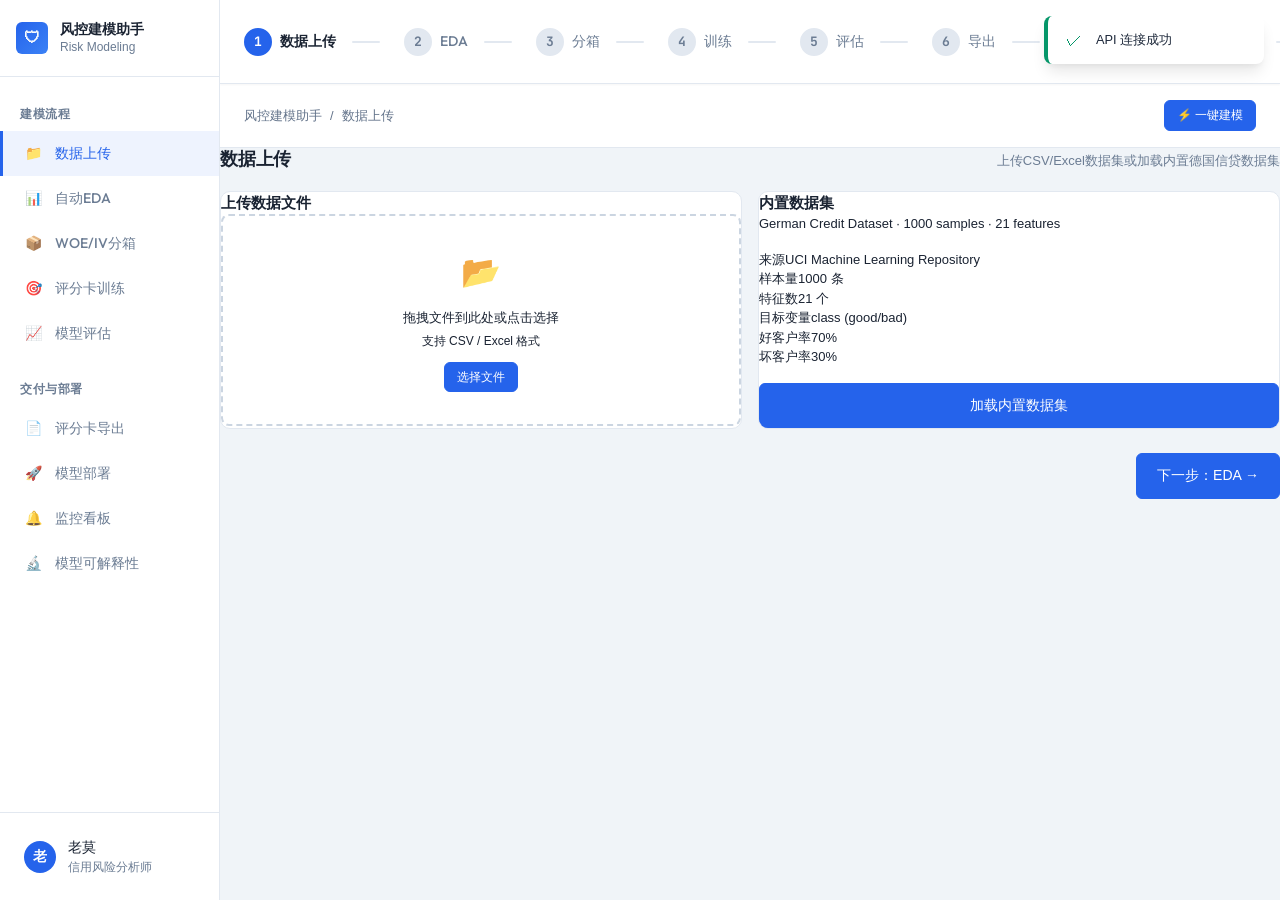
<file: docs/index.html>
﻿<!DOCTYPE html>
<html lang="zh-CN">
<head>
<meta charset="UTF-8">
<meta name="viewport" content="width=device-width, initial-scale=1.0">
<title>风控建模助手 - 0代码评分卡开发平台</title>
<link rel="preconnect" href="https://fonts.googleapis.com">
<link rel="preconnect" href="https://fonts.gstatic.com" crossorigin>
<link href="https://fonts.googleapis.com/css2?family=Outfit:wght@500;600;700&family=JetBrains+Mono:wght@500;700&display=swap" rel="stylesheet">
<link rel="stylesheet" href="styles.css">
</head>
<body>
<div class="app-shell">

<!-- ===== Sidebar ===== -->
<aside class="sidebar">
  <div class="sidebar-header"><div class="sidebar-logo">🛡</div><div class="sidebar-title">风控建模助手<span class="sidebar-subtitle">Risk Modeling</span></div></div>
  <nav class="sidebar-nav">
    <div class="sidebar-section">
      <div class="sidebar-section-label">建模流程</div>
      <div class="nav-item active" data-screen="upload">
        <span class="nav-item-icon">📁</span><span class="nav-item-label">数据上传</span>
      </div>
      <div class="nav-item" data-screen="eda">
        <span class="nav-item-icon">📊</span><span class="nav-item-label">自动EDA</span>
      </div>
      <div class="nav-item" data-screen="binning">
        <span class="nav-item-icon">📦</span><span class="nav-item-label">WOE/IV分箱</span>
      </div>
      <div class="nav-item" data-screen="training">
        <span class="nav-item-icon">🎯</span><span class="nav-item-label">评分卡训练</span>
      </div>
      <div class="nav-item" data-screen="evaluation">
        <span class="nav-item-icon">📈</span><span class="nav-item-label">模型评估</span>
      </div>
    </div>
    <div class="sidebar-section">
      <div class="sidebar-section-label">交付与部署</div>
      <div class="nav-item" data-screen="export">
        <span class="nav-item-icon">📄</span><span class="nav-item-label">评分卡导出</span>
      </div>
      <div class="nav-item" data-screen="deploy">
        <span class="nav-item-icon">🚀</span><span class="nav-item-label">模型部署</span>
      </div>
      <div class="nav-item" data-screen="monitor">
        <span class="nav-item-icon">🔔</span><span class="nav-item-label">监控看板</span>
      </div>
      <div class="nav-item" data-screen="explain">
        <span class="nav-item-icon">🔬</span><span class="nav-item-label">模型可解释性</span>
      </div>
    </div>
  </nav>
  <div class="sidebar-footer">
    <div class="sidebar-user"><div class="sidebar-user-avatar">老</div><div class="sidebar-user-info"><div class="sidebar-user-name">老莫</div><div class="sidebar-user-role">信用风险分析师</div></div></div>
  </div>
</aside>

<!-- ===== Main Content ===== -->
<main class="app-main">

  <!-- Top Step Bar -->
  <div class="step-bar">
    <div class="step-item active" data-screen="upload">
      <span class="step-circle">1</span><span class="step-label">数据上传</span>
    </div>
    <div class="step-line"></div>
    <div class="step-item" data-screen="eda">
      <span class="step-circle">2</span><span class="step-label">EDA</span>
    </div>
    <div class="step-line"></div>
    <div class="step-item" data-screen="binning">
      <span class="step-circle">3</span><span class="step-label">分箱</span>
    </div>
    <div class="step-line"></div>
    <div class="step-item" data-screen="training">
      <span class="step-circle">4</span><span class="step-label">训练</span>
    </div>
    <div class="step-line"></div>
    <div class="step-item" data-screen="evaluation">
      <span class="step-circle">5</span><span class="step-label">评估</span>
    </div>
    <div class="step-line"></div>
    <div class="step-item" data-screen="export">
      <span class="step-circle">6</span><span class="step-label">导出</span>
    </div>
    <div class="step-line"></div>
    <div class="step-item" data-screen="deploy">
      <span class="step-circle">7</span><span class="step-label">部署</span>
    </div>
    <div class="step-line"></div>
    <div class="step-item" data-screen="monitor">
      <span class="step-circle">8</span><span class="step-label">监控</span>
    </div>
    <div class="step-line"></div>
    <div class="step-item" data-screen="explain">
      <span class="step-circle">9</span><span class="step-label">可解释性</span>
    </div>
  </div>

  <!-- Breadcrumb -->
  <div class="breadcrumb">
    <span>风控建模助手</span> / <span id="breadcrumb-current">数据上传</span>
    <button class="btn btn-primary btn-sm" id="btn-run-all" style="margin-left:auto">⚡ 一键建模</button>
  </div>

  <!-- ===== Screens ===== -->

  <!-- Screen 1: Data Upload -->
  <div class="screen active" id="screen-upload">
    <div class="screen-header">
      <h2>数据上传</h2>
      <p>上传CSV/Excel数据集或加载内置德国信贷数据集</p>
    </div>
    <div class="card-grid two-col">
      <div class="card">
        <div class="card-title">上传数据文件</div>
        <div class="upload-zone" id="upload-zone">
          <div class="upload-icon" style="font-size:2rem">📂</div>
          <p style="margin:.5rem 0 .25rem">拖拽文件到此处或点击选择</p>
          <p class="muted" style="font-size:.75rem;margin:0 0 .75rem">支持 CSV / Excel 格式</p>
          <input type="file" id="file-input" accept=".csv,.xlsx,.xls" style="display:none">
          <button class="btn btn-primary btn-sm" id="btn-choose-file">选择文件</button>
        </div>
        <div id="target-config-section" style="display:none;margin-top:.75rem">
          <div style="display:grid;grid-template-columns:1fr 1fr;gap:.75rem">
            <div>
              <label class="form-label">目标变量（Y）</label>
              <select class="form-select" id="target-col-select"><option value="">-- 请选择 --</option></select>
            </div>
            <div>
              <label class="form-label">数据集拆分（训练:测试）</label>
              <div class="split-config">
                <input type="range" id="split-ratio-slider" min="50" max="90" value="70" step="5">
                <span class="split-ratio-display" id="split-ratio-display">7 : 3</span>
              </div>
            </div>
          </div>
        </div>
      </div>
      <div class="card">
        <div class="card-title">内置数据集</div>
        <p class="muted" style="margin-bottom:1rem">German Credit Dataset · 1000 samples · 21 features</p>
        <div class="dataset-info">
          <div class="info-row"><span>来源</span><span>UCI Machine Learning Repository</span></div>
          <div class="info-row"><span>样本量</span><span>1000 条</span></div>
          <div class="info-row"><span>特征数</span><span>21 个</span></div>
          <div class="info-row"><span>目标变量</span><span>class (good/bad)</span></div>
          <div class="info-row"><span>好客户率</span><span>70%</span></div>
          <div class="info-row"><span>坏客户率</span><span>30%</span></div>
        </div>
        <button class="btn btn-primary" id="btn-load-sample" style="width:100%;margin-top:1rem">加载内置数据集</button>
      </div>
    </div>
    <div class="card" id="data-summary-card" style="display:none">
      <div class="card-title">数据概要</div>
      <div id="data-summary-content"></div>
    </div>
    <div class="card" id="data-preview-card" style="display:none">
      <div class="card-title">数据预览（前5行）</div>
      <div id="data-preview-content" style="overflow-x:auto"></div>
    </div>
    <div class="footer-actions">
      <span></span>
      <button class="btn btn-primary" onclick="App.switchScreen('eda')">下一步：EDA →</button>
    </div>
  </div>

  <!-- Screen 2: EDA -->
  <div class="screen" id="screen-eda">
    <div class="screen-header">
      <h2>自动EDA分析</h2>
      <p>自动生成数据质量报告、统计描述、相关性矩阵</p>
    </div>
    <div class="card">
      <button class="btn btn-primary" id="btn-run-eda">▶ 执行EDA分析</button>
    </div>
    <div id="eda-content" style="display:none">
      <div class="stat-row" id="eda-quality-stats"></div>
      <div class="card-grid two-col">
        <div class="card">
          <div class="card-title">数值型特征统计</div>
          <div id="eda-numeric-content" style="overflow-x:auto"></div>
        </div>
        <div class="card">
          <div class="card-title">类别型特征统计</div>
          <div id="eda-categorical-content" style="overflow-x:auto"></div>
        </div>
      </div>
      <div class="card-grid two-col equal-charts">
        <div class="card">
          <div class="card-title">目标变量分布</div>
          <div id="eda-target-content"></div>
        </div>
        <div class="card">
          <div class="card-title">相关性矩阵</div>
          <div id="eda-correlation-content" style="overflow-x:auto"></div>
        </div>
      </div>
    </div>
    <div class="footer-actions">
      <button class="btn btn-ghost" onclick="App.switchScreen('upload')">← 上一步</button>
      <button class="btn btn-primary" onclick="App.switchScreen('binning')">下一步：分箱 →</button>
    </div>
  </div>

  <!-- Screen 3: Binning -->
  <div class="screen" id="screen-binning">
    <div class="screen-header">
      <h2>WOE/IV自动分箱</h2>
      <p>自动分箱、WOE编码、IV值排序、特征筛选</p>
    </div>
    <div class="card">
      <div class="card-title">分箱配置</div>
      <div class="form-row">
        <div class="form-group">
          <label class="form-label">最大分箱数</label>
          <select class="form-select" id="max-bins">
            <option value="3">3</option><option value="5" selected>5</option><option value="10">10</option>
          </select>
        </div>
        <div class="form-group">
          <label class="form-label">IV筛选阈值</label>
          <select class="form-select" id="iv-threshold">
            <option value="0.02" selected>0.02 (弱)</option>
            <option value="0.1">0.1 (中)</option>
            <option value="0.3">0.3 (强)</option>
          </select>
        </div>
        <button class="btn btn-primary" id="btn-run-binning">▶ 执行分箱</button>
      </div>
    </div>
    <div id="binning-content" style="display:none">
      <div class="stat-row" id="binning-stats"></div>
      <div class="card-grid two-col binning-split">
        <div class="card">
          <div class="card-title">IV值排序</div>
          <div id="iv-ranking-content"></div>
        </div>
        <div class="card">
          <div class="card-title">WOE详情</div>
          <div id="woe-detail-content" style="overflow-x:auto"></div>
        </div>
      </div>
    </div>
    <div class="footer-actions">
      <button class="btn btn-ghost" onclick="App.switchScreen('eda')">← 上一步</button>
      <button class="btn btn-primary" onclick="App.switchScreen('training')">下一步：训练 →</button>
    </div>
  </div>

  <!-- Screen 4: Training -->
  <div class="screen" id="screen-training">
    <div class="screen-header">
      <h2>评分卡训练</h2>
      <p>Logistic Regression + WOE编码 · 自动训练评分卡模型</p>
    </div>
    <div class="card">
      <button class="btn btn-primary" id="btn-run-training">▶ 训练模型</button>
    </div>
    <div id="training-content" style="display:none">
      <div class="stat-row" id="training-metrics"></div>
      <div class="card">
        <div class="card-title">模型系数</div>
        <div id="model-coef-content" style="overflow-x:auto"></div>
      </div>
      <div class="card">
        <div class="card-title">评分卡表</div>
        <div id="scorecard-content" style="overflow-x:auto"></div>
      </div>
    </div>
    <div class="footer-actions">
      <button class="btn btn-ghost" onclick="App.switchScreen('binning')">← 上一步</button>
      <button class="btn btn-primary" onclick="App.switchScreen('evaluation')">下一步：评估 →</button>
    </div>
  </div>

  <!-- Screen 5: Evaluation -->
  <div class="screen" id="screen-evaluation">
    <div class="screen-header">
      <h2>模型评估</h2>
      <p>K-S · AUC · Gini · Lift · 评分分布</p>
    </div>
    <div id="eval-content" style="display:none">
      <div class="stat-row" id="eval-metrics"></div>
      <div class="card-grid two-col">
        <div class="card">
          <div class="card-title">KS 曲线</div>
          <div id="ks-curve-content"></div>
        </div>
        <div class="card">
          <div class="card-title">评分分布</div>
          <div id="score-dist-content"></div>
        </div>
      </div>
      <div class="card">
        <div class="card-title">Lift 表</div>
        <div id="lift-content" style="overflow-x:auto"></div>
      </div>
    </div>
    <div class="footer-actions">
      <button class="btn btn-ghost" onclick="App.switchScreen('training')">← 上一步</button>
      <button class="btn btn-primary" onclick="App.switchScreen('export')">下一步：导出 →</button>
    </div>
  </div>

  <!-- Screen 6: Export -->
  <div class="screen" id="screen-export">
    <div class="screen-header">
      <h2>评分卡文档导出</h2>
      <p>一键生成标准化评分卡交付文档</p>
    </div>
    <div class="card">
      <div class="card-title">导出格式</div>
      <div class="card-grid four-col">
        <div class="export-option" id="export-html-btn" onclick="App.exportHTML()">
          <span class="export-icon">🌐</span><strong>HTML 报告</strong><span class="muted">交互式</span>
        </div>
        <div class="export-option" onclick="App.exportPython()">
          <span class="export-icon">🐍</span><strong>Python 脚本</strong><span class="muted">可直接部署</span>
        </div>
        <div class="export-option" onclick="App.exportSQL()">
          <span class="export-icon">📄</span><strong>SQL 规则</strong><span class="muted">嵌入决策引擎</span>
        </div>
        <div class="export-option" onclick="App.toast('Excel导出功能开发中','info')">
          <span class="export-icon">📊</span><strong>Excel 评分卡</strong><span class="muted">含公式</span>
        </div>
      </div>
    </div>
    <div class="footer-actions">
      <button class="btn btn-ghost" onclick="App.switchScreen('evaluation')">← 上一步</button>
      <button class="btn btn-primary" onclick="App.switchScreen('deploy')">下一步：部署 →</button>
    </div>
  </div>

  <!-- Screen 7: Deploy -->
  <div class="screen" id="screen-deploy">
    <div class="screen-header">
      <h2>模型部署</h2>
      <p>部署为API服务 · 接入业务系统</p>
    </div>
    <div class="card">
      <div class="card-title">API服务信息</div>
      <div class="info-row"><span>服务地址</span><code>http://localhost:8080</code></div>
      <div class="info-row"><span>单条评分</span><code>POST /api/v1/score</code></div>
      <div class="info-row"><span>批量评分</span><code>POST /api/v1/score/batch</code></div>
      <div class="info-row"><span>模型信息</span><code>GET /api/v1/model/info</code></div>
      <div class="info-row"><span>健康检查</span><code>GET /api/v1/health</code></div>
    </div>
    <div class="card">
      <div class="card-title">Python调用示例</div>
      <pre class="code-block"><code>import requests

resp = requests.post(
    "http://localhost:8080/api/v1/score",
    json={"features": {
        "checking_status": "no checking",
        "duration": 12,
        "credit_amount": 2000,
        "age": 35,
        ...
    }}
)
result = resp.json()
print(result["score"], result["risk_level"])</code></pre>
    </div>
    <div class="card">
      <div class="card-title">SQL规则导出</div>
      <div id="sql-export-content"></div>
      <button class="btn btn-secondary btn-sm" onclick="App.exportSQL()">⬇ 导出SQL规则</button>
    </div>
    <div class="footer-actions">
      <button class="btn btn-ghost" onclick="App.switchScreen('export')">← 上一步</button>
      <button class="btn btn-primary" onclick="App.switchScreen('monitor')">下一步：监控 →</button>
    </div>
  </div>

  <!-- Screen 8: Monitor -->
  <div class="screen" id="screen-monitor">
    <div class="screen-header">
      <h2>模型监控看板</h2>
      <p>KS衰退 · PSI偏移 · 评分分布漂移 · 实时告警</p>
    </div>
    <div class="callout callout-warning">
      <strong>⚠ 告警：</strong> credit_amount 特征 PSI = 0.15（超过0.1警戒线），建议排查数据源变更。
    </div>
    <div class="stat-row">
      <div class="stat-card stat-success"><div class="stat-value">0.25</div><div class="stat-label">当前 KS</div><div class="stat-delta">基线 0.27 ↓0.02</div></div>
      <div class="stat-card stat-success"><div class="stat-value">0.76</div><div class="stat-label">当前 AUC</div><div class="stat-delta">基线 0.78 ↓0.02</div></div>
      <div class="stat-card stat-warning"><div class="stat-value">0.15</div><div class="stat-label">总 PSI</div><div class="stat-delta">⚠ 超过警戒线0.1</div></div>
      <div class="stat-card"><div class="stat-value">12,450</div><div class="stat-label">本月评分数</div><div class="stat-delta">日均415次</div></div>
    </div>
    <div class="card">
      <div class="card-title">PSI计算工具</div>
      <p class="muted">输入基线和当前评分数据，计算PSI</p>
      <button class="btn btn-primary" onclick="App.calcPSI()">计算PSI</button>
      <div id="psi-result" style="margin-top:1rem"></div>
    </div>
    <div class="card">
      <div class="card-title">告警规则配置</div>
      <table class="data-table">
        <thead><tr><th>指标</th><th>告警阈值</th><th>严重阈值</th><th>通知方式</th><th>状态</th></tr></thead>
        <tbody>
          <tr><td>KS降幅</td><td>&gt;10%</td><td>&gt;20%</td><td>邮件+飞书</td><td><span class="tag tag-green">已启用</span></td></tr>
          <tr><td>AUC降幅</td><td>&gt;5%</td><td>&gt;10%</td><td>邮件+飞书</td><td><span class="tag tag-green">已启用</span></td></tr>
          <tr><td>总PSI</td><td>&gt;0.1</td><td>&gt;0.25</td><td>邮件+飞书+短信</td><td><span class="tag tag-green">已启用</span></td></tr>
          <tr><td>特征PSI</td><td>&gt;0.1</td><td>&gt;0.25</td><td>邮件</td><td><span class="tag tag-green">已启用</span></td></tr>
        </tbody>
      </table>
    </div>
    <div class="footer-actions">
      <button class="btn btn-ghost" onclick="App.switchScreen('deploy')">← 上一步</button>
      <button class="btn btn-primary" onclick="App.switchScreen('explain')">下一步：可解释性 →</button>
    </div>
  </div>

  <!-- Screen 9: Explainability -->
  <div class="screen" id="screen-explain">
    <div class="screen-header">
      <h2>模型可解释性</h2>
      <p>算法选型论证 · 特征重要性 · 单样本解释 · 合规审计</p>
    </div>
    <div class="card">
      <div class="card-title">算法选型论证 <span class="badge badge-blue">核心</span></div>
      <div class="callout callout-info">
        <strong>为什么选择 Logistic Regression？</strong> 评分卡模型的核心约束是可解释性和合规性。LR的系数直接对应特征权重，WOE编码后方向一致，满足监管"可追溯"要求。
      </div>
      <div id="algorithm-comparison"></div>
    </div>
    <div class="card">
      <div class="card-title">特征重要性</div>
      <div id="importance-content"></div>
    </div>
    <div class="card-grid two-col">
      <div class="card">
        <div class="card-title">单样本解释</div>
        <div class="form-group">
          <label class="form-label">样本索引</label>
          <input type="number" class="form-input" id="sample-index" value="0" min="0">
          <button class="btn btn-primary btn-sm" onclick="App.explainSample()">解释</button>
        </div>
        <div id="sample-explain-content"></div>
      </div>
      <div class="card">
        <div class="card-title">合规审计报告</div>
        <div id="audit-content"></div>
      </div>
    </div>
    <div class="card">
      <div class="card-title">可解释性路线图</div>
      <div id="roadmap-content"></div>
    </div>
    <div class="footer-actions">
      <button class="btn btn-ghost" onclick="App.switchScreen('monitor')">← 上一步</button>
      <button class="btn btn-primary">✓ 完成</button>
    </div>
  </div>

</div>
</div>

<!-- Toast Container -->
<div id="toast-container" class="toast-container"></div>

<!-- Loading Overlay -->
<div class="loading-overlay" id="loading-overlay" style="display:none">
  <div class="loading-spinner loading-lg"></div>
  <p id="loading-text">处理中...</p>
</div>

<script src="engine.js"></script>
<script src="app.js"></script>
</body>
</html>
</file>
<file: docs/styles.css>
﻿/* ==========================================================================
   Risk Modeling Web Application - Stylesheet
   A modern, clean, professional CSS framework for financial risk modeling
   ==========================================================================
   Table of Contents:
   1.  CSS Variables (Design Tokens)
   2.  Global Reset & Base Styles
   3.  Layout & App Shell
   4.  Sidebar Navigation
   5.  Top Step Bar
   6.  Cards
   7.  Data Tables
   8.  Buttons
   9.  Form Inputs & Controls
   10. Charts / Visualization Containers
   11. Stat Cards
   12. Callouts
   13. Badges & Tags
   14. Loading Spinner
   15. Two-Column Layout
   16. Footer Action Buttons
   17. Progress Bar
   18. Tabs
   19. Metric Display
   20. Score Display
   21. Responsive Breakpoints
   ========================================================================== */


/* ==========================================================================
   1. CSS Variables (Design Tokens)
   ========================================================================== */
:root {
  /* Brand colors */
  --color-primary: #2563eb;
  --color-primary-dark: #1d4ed8;
  --color-primary-light: #3b82f6;
  --color-primary-lighter: #dbeafe;
  --color-primary-soft: #eff6ff;

  /* Semantic colors */
  --color-success: #059669;
  --color-success-light: #10b981;
  --color-success-bg: #d1fae5;
  --color-danger: #dc2626;
  --color-danger-light: #ef4444;
  --color-danger-bg: #fee2e2;
  --color-warning: #f59e0b;
  --color-warning-light: #fbbf24;
  --color-warning-bg: #fef3c7;

  /* Neutrals */
  --color-bg: #f1f5f9;
  --color-bg-alt: #f8fafc;
  --color-card-bg: #ffffff;
  --color-sidebar: #1e293b;
  --color-sidebar-dark: #0f172a;
  --color-sidebar-hover: #334155;
  --color-sidebar-active: #2563eb;
  --color-text: #1e293b;
  --color-text-secondary: #64748b;
  --color-text-muted: #94a3b8;
  --color-text-inverse: #f8fafc;
  --color-border: #e2e8f0;
  --color-border-light: #f1f5f9;
  --color-divider: #cbd5e1;

  /* Typography */
  --font-family: 'Segoe UI', 'Microsoft YaHei', sans-serif;
  --font-size-xs: 0.75rem;
  --font-size-sm: 0.875rem;
  --font-size-base: 0.8125rem;
  --font-size-md: 1rem;
  --font-size-lg: 1rem;
  --font-size-xl: 1.1rem;
  --font-size-2xl: 1.3rem;
  --font-size-3xl: 1.5rem;
  --font-weight-normal: 400;
  --font-weight-medium: 500;
  --font-weight-semibold: 600;
  --font-weight-bold: 700;

  /* Spacing scale */
  --space-1: 0.25rem;
  --space-2: 0.5rem;
  --space-3: 0.75rem;
  --space-4: 1rem;
  --space-5: 1.25rem;
  --space-6: 1.5rem;
  --space-8: 2rem;
  --space-10: 2.5rem;
  --space-12: 3rem;

  /* Border radius */
  --radius-sm: 4px;
  --radius-md: 6px;
  --radius-lg: 8px;
  --radius-xl: 12px;
  --radius-2xl: 16px;
  --radius-full: 9999px;

  /* Shadows */
  --shadow-xs: 0 1px 2px rgba(0, 0, 0, 0.05);
  --shadow-sm: 0 1px 3px rgba(0, 0, 0, 0.08), 0 1px 2px rgba(0, 0, 0, 0.04);
  --shadow-md: 0 4px 6px -1px rgba(0, 0, 0, 0.08), 0 2px 4px -1px rgba(0, 0, 0, 0.04);
  --shadow-lg: 0 10px 15px -3px rgba(0, 0, 0, 0.08), 0 4px 6px -2px rgba(0, 0, 0, 0.04);
  --shadow-xl: 0 20px 25px -5px rgba(0, 0, 0, 0.1), 0 10px 10px -5px rgba(0, 0, 0, 0.04);
  --shadow-focus: 0 0 0 3px rgba(37, 99, 235, 0.25);

  /* Layout */
  --sidebar-width: 220px;
  --topbar-height: 84px;
  --footer-height: 64px;
  --content-max-width: 1400px;

  /* Transitions */
  --transition-fast: 150ms ease;
  --transition-base: 200ms ease;
  --transition-slow: 300ms ease;
}


/* ==========================================================================
   2. Global Reset & Base Styles
   ========================================================================== */
*,
*::before,
*::after {
  margin: 0;
  padding: 0;
  box-sizing: border-box;
}

html {
  font-size: 16px;
  -webkit-text-size-adjust: 100%;
  -webkit-font-smoothing: antialiased;
  -moz-osx-font-smoothing: grayscale;
}

body {
  font-family: var(--font-family);
  font-size: var(--font-size-base);
  font-weight: var(--font-weight-normal);
  color: var(--color-text);
  background-color: var(--color-bg);
  line-height: 1.5;
  min-height: 100vh;
}

h1, h2, h3, h4, h5, h6 {
  font-weight: var(--font-weight-semibold);
  line-height: 1.3;
  color: var(--color-text);
}

h1 { font-size: var(--font-size-2xl); }
h2 { font-size: var(--font-size-xl); }
h3 { font-size: var(--font-size-lg); }
h4 { font-size: var(--font-size-md); }

p { margin-bottom: var(--space-3); }

a {
  color: var(--color-primary);
  text-decoration: none;
  transition: color var(--transition-fast);
}

a:hover { color: var(--color-primary-dark); }

ul, ol { margin-bottom: var(--space-4); padding-left: var(--space-6); }

img { max-width: 100%; height: auto; }

::selection {
  background-color: var(--color-primary-lighter);
  color: var(--color-primary-dark);
}

/* Custom scrollbar */
::-webkit-scrollbar { width: 8px; height: 8px; }
::-webkit-scrollbar-track { background: var(--color-border-light); }
::-webkit-scrollbar-thumb {
  background: var(--color-divider);
  border-radius: var(--radius-full);
}
::-webkit-scrollbar-thumb:hover { background: var(--color-text-muted); }


/* ==========================================================================
   3. Layout & App Shell
   ========================================================================== */
.app-shell {
  display: flex;
  min-height: 100vh;
}

.app-main {
  flex: 1;
  display: flex;
  flex-direction: column;
  min-width: 0;
  margin-left: var(--sidebar-width);
  transition: margin-left var(--transition-slow);
}

.app-content {
  flex: 1;
  padding: var(--space-6);
  max-width: var(--content-max-width);
  width: 100%;
}

.page-header {
  margin-bottom: var(--space-6);
}

.page-header h1 {
  font-size: var(--font-size-2xl);
  font-weight: var(--font-weight-bold);
  margin-bottom: var(--space-1);
}

.page-header .page-subtitle {
  color: var(--color-text-secondary);
  font-size: var(--font-size-sm);
}

.app-footer {
  flex-shrink: 0;
  border-top: 1px solid var(--color-border);
  background-color: var(--color-card-bg);
  padding: var(--space-4) var(--space-6);
  min-height: var(--footer-height);
  display: flex;
  align-items: center;
  justify-content: flex-end;
  gap: var(--space-3);
  position: sticky;
  bottom: 0;
  z-index: 20;
}


/* ==========================================================================
   4. Sidebar Navigation
   ========================================================================== */
.sidebar {
  position: fixed;
  top: 0;
  left: 0;
  width: var(--sidebar-width);
  height: 100vh;
  background-color: var(--color-sidebar);
  display: flex;
  flex-direction: column;
  z-index: 100;
  transition: transform var(--transition-slow);
}

.sidebar-header {
  padding: var(--space-5) var(--space-4);
  display: flex;
  align-items: center;
  gap: var(--space-3);
  border-bottom: 1px solid var(--color-sidebar-hover);
  flex-shrink: 0;
}

.sidebar-logo {
  width: 32px;
  height: 32px;
  border-radius: var(--radius-md);
  background: linear-gradient(135deg, var(--color-primary), var(--color-primary-light));
  display: flex;
  align-items: center;
  justify-content: center;
  color: var(--color-text-inverse);
  font-weight: var(--font-weight-bold);
  font-size: var(--font-size-md);
  flex-shrink: 0;
}

.sidebar-title {
  color: var(--color-text-inverse);
  font-size: var(--font-size-sm);
  font-weight: var(--font-weight-semibold);
  line-height: 1.3;
}

.sidebar-title .sidebar-subtitle {
  display: block;
  font-size: var(--font-size-xs);
  font-weight: var(--font-weight-normal);
  color: var(--color-text-muted);
  margin-top: 2px;
}

.sidebar-nav {
  flex: 1;
  overflow-y: auto;
  padding: var(--space-3) 0;
}

.sidebar-nav::-webkit-scrollbar { width: 4px; }
.sidebar-nav::-webkit-scrollbar-track { background: transparent; }
.sidebar-nav::-webkit-scrollbar-thumb { background: var(--color-sidebar-hover); }

.sidebar-section {
  padding: var(--space-2) 0;
}

.sidebar-section-label {
  padding: var(--space-2) var(--space-5);
  font-size: var(--font-size-xs);
  text-transform: uppercase;
  letter-spacing: 0.05em;
  color: var(--color-text-muted);
  font-weight: var(--font-weight-semibold);
}

.nav-item {
  display: flex;
  align-items: center;
  gap: var(--space-3);
  padding: var(--space-3) var(--space-5);
  color: #cbd5e1;
  font-size: var(--font-size-sm);
  font-weight: var(--font-weight-medium);
  cursor: pointer;
  transition: all var(--transition-fast);
  border-left: 3px solid transparent;
  text-decoration: none;
  user-select: none;
}

.nav-item:hover {
  background-color: var(--color-sidebar-hover);
  color: var(--color-text-inverse);
}

.nav-item.active {
  background-color: rgba(37, 99, 235, 0.15);
  color: #ffffff;
  border-left-color: var(--color-primary-light);
}

.nav-item-icon {
  width: 20px;
  height: 20px;
  flex-shrink: 0;
  display: flex;
  align-items: center;
  justify-content: center;
  opacity: 0.85;
}

.nav-item.active .nav-item-icon { opacity: 1; }

.nav-item-label { flex: 1; }

.nav-item-badge {
  font-size: var(--font-size-xs);
  background-color: var(--color-danger);
  color: #fff;
  padding: 1px 6px;
  border-radius: var(--radius-full);
  font-weight: var(--font-weight-semibold);
  line-height: 1.4;
}

.sidebar-footer {
  padding: var(--space-4);
  border-top: 1px solid var(--color-sidebar-hover);
  flex-shrink: 0;
}

.sidebar-user {
  display: flex;
  align-items: center;
  gap: var(--space-3);
  padding: var(--space-2);
  border-radius: var(--radius-md);
  cursor: pointer;
  transition: background-color var(--transition-fast);
}

.sidebar-user:hover { background-color: var(--color-sidebar-hover); }

.sidebar-user-avatar {
  width: 32px;
  height: 32px;
  border-radius: var(--radius-full);
  background-color: var(--color-primary);
  color: #fff;
  display: flex;
  align-items: center;
  justify-content: center;
  font-weight: var(--font-weight-semibold);
  font-size: var(--font-size-sm);
  flex-shrink: 0;
}

.sidebar-user-info {
  flex: 1;
  min-width: 0;
}

.sidebar-user-name {
  color: var(--color-text-inverse);
  font-size: var(--font-size-sm);
  font-weight: var(--font-weight-medium);
  white-space: nowrap;
  overflow: hidden;
  text-overflow: ellipsis;
}

.sidebar-user-role {
  color: var(--color-text-muted);
  font-size: var(--font-size-xs);
}

/* Sidebar toggle (mobile) */
.sidebar-toggle {
  display: none;
  position: fixed;
  top: var(--space-4);
  left: var(--space-4);
  z-index: 110;
  width: 40px;
  height: 40px;
  border-radius: var(--radius-md);
  border: none;
  background-color: var(--color-sidebar);
  color: #fff;
  font-size: var(--font-size-lg);
  cursor: pointer;
  box-shadow: var(--shadow-md);
}

.sidebar-overlay {
  display: none;
  position: fixed;
  inset: 0;
  background-color: rgba(0, 0, 0, 0.4);
  z-index: 99;
}

.sidebar-overlay.visible { display: block; }


/* ==========================================================================
   5. Top Step Bar
   ========================================================================== */
.step-bar {
  background-color: var(--color-card-bg);
  border-bottom: 1px solid var(--color-border);
  padding: var(--space-4) var(--space-6);
  display: flex;
  align-items: center;
  gap: var(--space-2);
  overflow-x: auto;
  min-height: var(--topbar-height);
  box-shadow: var(--shadow-sm);
  position: sticky;
  top: 0;
  z-index: 50;
}

.step-bar::-webkit-scrollbar { height: 4px; }

.step-item {
  display: flex;
  align-items: center;
  gap: var(--space-2);
  flex-shrink: 0;
  cursor: pointer;
  transition: opacity var(--transition-fast);
}

.step-item:not(:last-child)::after {
  content: '';
  display: block;
  width: 28px;
  height: 2px;
  background-color: var(--color-border);
  margin: 0 var(--space-2);
  border-radius: var(--radius-full);
  transition: background-color var(--transition-base);
}

.step-item.completed:not(:last-child)::after {
  background-color: var(--color-success);
}

.step-number {
  width: 32px;
  height: 32px;
  border-radius: var(--radius-full);
  display: flex;
  align-items: center;
  justify-content: center;
  font-size: var(--font-size-sm);
  font-weight: var(--font-weight-semibold);
  background-color: var(--color-border-light);
  color: var(--color-text-secondary);
  border: 2px solid var(--color-border);
  transition: all var(--transition-base);
  flex-shrink: 0;
}

.step-item.active .step-number {
  background-color: var(--color-primary);
  color: #fff;
  border-color: var(--color-primary);
  box-shadow: var(--shadow-focus);
}

.step-item.completed .step-number {
  background-color: var(--color-success);
  color: #fff;
  border-color: var(--color-success);
}

.step-label {
  font-size: var(--font-size-sm);
  font-weight: var(--font-weight-medium);
  color: var(--color-text-secondary);
  white-space: nowrap;
  transition: color var(--transition-base);
}

.step-item.active .step-label { color: var(--color-text); font-weight: var(--font-weight-semibold); }
.step-item.completed .step-label { color: var(--color-success); }

.step-item:hover .step-number {
  border-color: var(--color-primary-light);
}
.step-item:hover .step-label { color: var(--color-text); }


/* ==========================================================================
   6. Cards
   ========================================================================== */
.card {
  background-color: var(--color-card-bg);
  border-radius: var(--radius-lg);
  box-shadow: var(--shadow-sm);
  border: 1px solid var(--color-border-light);
  overflow: hidden;
  transition: box-shadow var(--transition-base);
}

.card:hover {
  box-shadow: var(--shadow-md);
}

.card-header {
  padding: var(--space-4) var(--space-5);
  border-bottom: 1px solid var(--color-border);
  display: flex;
  align-items: center;
  justify-content: space-between;
  gap: var(--space-3);
}

.card-title {
  font-size: 0.9rem;
  font-weight: var(--font-weight-semibold);
  color: var(--color-text);
  display: flex;
  align-items: center;
  gap: var(--space-2);
}

.card-title-icon {
  width: 18px;
  height: 18px;
  color: var(--color-primary);
  flex-shrink: 0;
}

.card-subtitle {
  font-size: var(--font-size-xs);
  color: var(--color-text-secondary);
  margin-top: 2px;
}

.card-body {
  padding: var(--space-5);
}

.card-body-tight {
  padding: var(--space-4);
}

.card-footer {
  padding: var(--space-3) var(--space-5);
  border-top: 1px solid var(--color-border);
  background-color: var(--color-bg-alt);
  display: flex;
  align-items: center;
  justify-content: flex-end;
  gap: var(--space-2);
}

.card-accent-top {
  border-top: 3px solid var(--color-primary);
}

.card-accent-success { border-top: 3px solid var(--color-success); }
.card-accent-danger { border-top: 3px solid var(--color-danger); }
.card-accent-warning { border-top: 3px solid var(--color-warning); }

.card-grid {
  display: grid;
  grid-template-columns: repeat(auto-fill, minmax(320px, 1fr));
  gap: var(--space-5);
}


/* ==========================================================================
   7. Data Tables
   ========================================================================== */
.table-wrapper {
  overflow-x: auto;
  border-radius: var(--radius-lg);
  border: 1px solid var(--color-border);
}

.data-table {
  width: 100%;
  border-collapse: collapse;
  font-size: var(--font-size-sm);
  background-color: var(--color-card-bg);
}

.data-table thead {
  background-color: var(--color-bg-alt);
}

.data-table thead th {
  padding: var(--space-3) var(--space-4);
  text-align: left;
  font-weight: var(--font-weight-semibold);
  color: var(--color-text-secondary);
  font-size: var(--font-size-xs);
  text-transform: uppercase;
  letter-spacing: 0.03em;
  border-bottom: 2px solid var(--color-border);
  white-space: nowrap;
  position: sticky;
  top: 0;
}

.data-table thead th.sortable {
  cursor: pointer;
  user-select: none;
}

.data-table thead th.sortable:hover { color: var(--color-primary); }

.data-table thead th .sort-icon {
  margin-left: var(--space-1);
  opacity: 0.5;
  font-size: var(--font-size-xs);
}

.data-table tbody td {
  padding: var(--space-3) var(--space-4);
  border-bottom: 1px solid var(--color-border-light);
  color: var(--color-text);
  vertical-align: middle;
}

.data-table tbody tr {
  transition: background-color var(--transition-fast);
}

.data-table tbody tr:hover {
  background-color: var(--color-primary-soft);
}

.data-table tbody tr:last-child td { border-bottom: none; }

.data-table tbody tr.selected {
  background-color: var(--color-primary-lighter);
}

.data-table .cell-number { text-align: right; font-variant-numeric: tabular-nums; }
.data-table .cell-mono { font-family: 'Consolas', 'Courier New', monospace; font-size: var(--font-size-xs); }
.data-table .cell-bold { font-weight: var(--font-weight-semibold); }
.data-table .cell-muted { color: var(--color-text-muted); }

.table-empty {
  padding: var(--space-8);
  text-align: center;
  color: var(--color-text-muted);
  font-size: var(--font-size-sm);
}

.table-pagination {
  display: flex;
  align-items: center;
  justify-content: space-between;
  padding: var(--space-3) var(--space-4);
  border-top: 1px solid var(--color-border);
  background-color: var(--color-bg-alt);
  font-size: var(--font-size-sm);
  color: var(--color-text-secondary);
}


/* ==========================================================================
   8. Buttons
   ========================================================================== */
.btn {
  display: inline-flex;
  align-items: center;
  justify-content: center;
  gap: var(--space-2);
  padding: var(--space-3) var(--space-5);
  font-family: inherit;
  font-size: var(--font-size-sm);
  font-weight: var(--font-weight-medium);
  line-height: 1.4;
  border: 1px solid transparent;
  border-radius: var(--radius-md);
  cursor: pointer;
  transition: all var(--transition-fast);
  text-decoration: none;
  white-space: nowrap;
  user-select: none;
  -webkit-appearance: none;
  -moz-appearance: none;
  appearance: none;
}

.btn:focus-visible {
  outline: none;
  box-shadow: var(--shadow-focus);
}

.btn:disabled,
.btn.disabled {
  opacity: 0.5;
  cursor: not-allowed;
  pointer-events: none;
}

.btn-icon {
  width: 16px;
  height: 16px;
  flex-shrink: 0;
}

/* Primary */
.btn-primary {
  background-color: var(--color-primary);
  color: #fff;
  border-color: var(--color-primary);
}

.btn-primary:hover {
  background-color: var(--color-primary-dark);
  border-color: var(--color-primary-dark);
  box-shadow: var(--shadow-md);
}

.btn-primary:active {
  transform: translateY(1px);
}

/* Secondary */
.btn-secondary {
  background-color: var(--color-card-bg);
  color: var(--color-text);
  border-color: var(--color-border);
}

.btn-secondary:hover {
  background-color: var(--color-bg-alt);
  border-color: var(--color-divider);
  box-shadow: var(--shadow-sm);
}

/* Ghost */
.btn-ghost {
  background-color: transparent;
  color: var(--color-text-secondary);
  border-color: transparent;
}

.btn-ghost:hover {
  background-color: var(--color-bg-alt);
  color: var(--color-text);
}

/* Danger */
.btn-danger {
  background-color: var(--color-danger);
  color: #fff;
  border-color: var(--color-danger);
}

.btn-danger:hover {
  background-color: #b91c1c;
  border-color: #b91c1c;
  box-shadow: var(--shadow-md);
}

/* Success */
.btn-success {
  background-color: var(--color-success);
  color: #fff;
  border-color: var(--color-success);
}

.btn-success:hover {
  background-color: #047857;
  border-color: #047857;
  box-shadow: var(--shadow-md);
}

/* Small */
.btn-small {
  padding: var(--space-1) var(--space-3);
  font-size: var(--font-size-xs);
  border-radius: var(--radius-sm);
}

/* Large */
.btn-large {
  padding: var(--space-4) var(--space-8);
  font-size: var(--font-size-md);
}

/* Block / full width */
.btn-block {
  width: 100%;
  display: flex;
}

/* Button group */
.btn-group {
  display: inline-flex;
  border-radius: var(--radius-md);
  overflow: hidden;
  border: 1px solid var(--color-border);
}

.btn-group .btn {
  border-radius: 0;
  border: none;
  border-right: 1px solid var(--color-border);
}

.btn-group .btn:last-child { border-right: none; }


/* ==========================================================================
   9. Form Inputs & Controls
   ========================================================================== */
.form-group {
  margin-bottom: var(--space-4);
}

.form-label {
  display: block;
  margin-bottom: var(--space-2);
  font-size: var(--font-size-sm);
  font-weight: var(--font-weight-medium);
  color: var(--color-text);
}

.form-label .required { color: var(--color-danger); margin-left: 2px; }

.form-hint {
  margin-top: var(--space-1);
  font-size: var(--font-size-xs);
  color: var(--color-text-muted);
}

.form-error {
  margin-top: var(--space-1);
  font-size: var(--font-size-xs);
  color: var(--color-danger);
}

.form-row {
  display: flex;
  gap: var(--space-4);
  margin-bottom: var(--space-4);
}

.form-row > .form-group { flex: 1; margin-bottom: 0; }

/* Text input */
.input,
.input-text,
select.input,
textarea.input {
  width: 100%;
  padding: var(--space-3) var(--space-4);
  font-family: inherit;
  font-size: var(--font-size-sm);
  color: var(--color-text);
  background-color: var(--color-card-bg);
  border: 1px solid var(--color-border);
  border-radius: var(--radius-md);
  transition: border-color var(--transition-fast), box-shadow var(--transition-fast);
  -webkit-appearance: none;
  -moz-appearance: none;
  appearance: none;
}

.input:focus,
.input-text:focus,
select.input:focus,
textarea.input:focus {
  outline: none;
  border-color: var(--color-primary);
  box-shadow: var(--shadow-focus);
}

.input::placeholder { color: var(--color-text-muted); }

.input:disabled {
  background-color: var(--color-bg-alt);
  cursor: not-allowed;
  opacity: 0.7;
}

.input-error {
  border-color: var(--color-danger) !important;
}

.input-error:focus {
  box-shadow: 0 0 0 3px rgba(220, 38, 38, 0.2);
}

/* Select */
select.input {
  background-image: url("data:image/svg+xml,%3Csvg xmlns='http://www.w3.org/2000/svg' width='12' height='12' viewBox='0 0 12 12'%3E%3Cpath fill='%2364748b' d='M6 8L2 4h8z'/%3E%3C/svg%3E");
  background-repeat: no-repeat;
  background-position: right var(--space-4) center;
  padding-right: var(--space-8);
  cursor: pointer;
  padding-right: 2rem;
}

/* Textarea */
textarea.input {
  min-height: 80px;
  resize: vertical;
  line-height: 1.5;
}

/* Input with icon / affix */
.input-affix {
  position: relative;
  display: flex;
  align-items: center;
}

.input-affix .input { padding-left: var(--space-8); }

.input-affix-icon {
  position: absolute;
  left: var(--space-3);
  color: var(--color-text-muted);
  pointer-events: none;
  width: 16px;
  height: 16px;
}

/* Range slider */
.range-slider {
  -webkit-appearance: none;
  appearance: none;
  width: 100%;
  height: 6px;
  border-radius: var(--radius-full);
  background: var(--color-border);
  outline: none;
  cursor: pointer;
}

.range-slider::-webkit-slider-thumb {
  -webkit-appearance: none;
  appearance: none;
  width: 18px;
  height: 18px;
  border-radius: var(--radius-full);
  background-color: var(--color-primary);
  border: 2px solid #fff;
  box-shadow: var(--shadow-sm);
  cursor: pointer;
  transition: transform var(--transition-fast);
}

.range-slider::-webkit-slider-thumb:hover { transform: scale(1.2); }

.range-slider::-moz-range-thumb {
  width: 18px;
  height: 18px;
  border-radius: var(--radius-full);
  background-color: var(--color-primary);
  border: 2px solid #fff;
  box-shadow: var(--shadow-sm);
  cursor: pointer;
}

.range-slider:disabled { opacity: 0.5; cursor: not-allowed; }

.range-value {
  display: inline-block;
  margin-left: var(--space-3);
  font-size: var(--font-size-sm);
  font-weight: var(--font-weight-semibold);
  color: var(--color-primary);
  min-width: 40px;
  text-align: right;
  font-variant-numeric: tabular-nums;
}

/* Checkbox & Radio */
.checkbox, .radio {
  display: inline-flex;
  align-items: center;
  gap: var(--space-2);
  cursor: pointer;
  font-size: var(--font-size-sm);
  user-select: none;
}

.checkbox input[type="checkbox"],
.radio input[type="radio"] {
  width: 16px;
  height: 16px;
  accent-color: var(--color-primary);
  cursor: pointer;
}

/* Toggle switch */
.toggle {
  position: relative;
  display: inline-block;
  width: 40px;
  height: 22px;
}

.toggle input { opacity: 0; width: 0; height: 0; }

.toggle-slider {
  position: absolute;
  inset: 0;
  background-color: var(--color-divider);
  border-radius: var(--radius-full);
  cursor: pointer;
  transition: background-color var(--transition-base);
}

.toggle-slider::before {
  content: '';
  position: absolute;
  height: 16px;
  width: 16px;
  left: 3px;
  bottom: 3px;
  background-color: #fff;
  border-radius: var(--radius-full);
  transition: transform var(--transition-base);
  box-shadow: var(--shadow-sm);
}

.toggle input:checked + .toggle-slider { background-color: var(--color-primary); }
.toggle input:checked + .toggle-slider::before { transform: translateX(18px); }
.toggle input:disabled + .toggle-slider { opacity: 0.5; cursor: not-allowed; }

/* Form grid */
.form-grid {
  display: grid;
  grid-template-columns: repeat(auto-fit, minmax(240px, 1fr));
  gap: var(--space-4);
}


/* ==========================================================================
   10. Charts / Visualization Containers
   ========================================================================== */
.chart-container {
  position: relative;
  width: 100%;
  background-color: var(--color-card-bg);
  border-radius: var(--radius-lg);
  padding: var(--space-5);
  border: 1px solid var(--color-border-light);
  box-shadow: var(--shadow-sm);
}

.chart-container canvas,
.chart-container svg {
  max-width: 100%;
  height: auto;
  display: block;
}

.chart-wrapper {
  position: relative;
  width: 100%;
  min-height: 280px;
  display: flex;
  align-items: center;
  justify-content: center;
}

.chart-legend {
  display: flex;
  flex-wrap: wrap;
  gap: var(--space-3) var(--space-5);
  margin-top: var(--space-4);
  padding-top: var(--space-4);
  border-top: 1px solid var(--color-border-light);
}

.chart-legend-item {
  display: flex;
  align-items: center;
  gap: var(--space-2);
  font-size: var(--font-size-xs);
  color: var(--color-text-secondary);
}

.chart-legend-dot {
  width: 10px;
  height: 10px;
  border-radius: var(--radius-sm);
  flex-shrink: 0;
}

.chart-legend-dot.primary { background-color: var(--color-primary); }
.chart-legend-dot.success { background-color: var(--color-success); }
.chart-legend-dot.danger { background-color: var(--color-danger); }
.chart-legend-dot.warning { background-color: var(--color-warning); }

.chart-placeholder {
  display: flex;
  flex-direction: column;
  align-items: center;
  justify-content: center;
  gap: var(--space-2);
  min-height: 200px;
  color: var(--color-text-muted);
  font-size: var(--font-size-sm);
}

.chart-placeholder-icon {
  width: 48px;
  height: 48px;
  opacity: 0.4;
}

/* Heatmap */
.heatmap {
  display: grid;
  gap: 2px;
  font-size: var(--font-size-xs);
}

.heatmap-cell {
  padding: var(--space-2);
  text-align: center;
  border-radius: var(--radius-sm);
  color: #fff;
  font-weight: var(--font-weight-medium);
  transition: transform var(--transition-fast);
  cursor: default;
}

.heatmap-cell:hover { transform: scale(1.1); z-index: 1; }

.heatmap-cell.low { background-color: var(--color-success); }
.heatmap-cell.medium { background-color: var(--color-warning); }
.heatmap-cell.high { background-color: var(--color-danger); }


/* ==========================================================================
   11. Stat Cards
   ========================================================================== */
.stat-card {
  background-color: var(--color-card-bg);
  border-radius: var(--radius-lg);
  padding: var(--space-5);
  box-shadow: var(--shadow-sm);
  border: 1px solid var(--color-border-light);
  border-left: 4px solid var(--color-primary);
  display: flex;
  flex-direction: column;
  gap: var(--space-2);
  transition: transform var(--transition-base), box-shadow var(--transition-base);
}

.stat-card:hover {
  transform: translateY(-2px);
  box-shadow: var(--shadow-md);
}

.stat-card.success { border-left-color: var(--color-success); }
.stat-card.warning { border-left-color: var(--color-warning); }
.stat-card.danger { border-left-color: var(--color-danger); }
.stat-card.neutral { border-left-color: var(--color-divider); }

.stat-label {
  font-size: var(--font-size-xs);
  text-transform: uppercase;
  letter-spacing: 0.03em;
  color: var(--color-text-secondary);
  font-weight: var(--font-weight-medium);
}

.stat-value {
  font-size: 1.2rem;
  font-weight: var(--font-weight-bold);
  color: var(--color-text);
  line-height: 1.2;
  font-variant-numeric: tabular-nums;
}

.stat-card.success .stat-value { color: var(--color-success); }
.stat-card.warning .stat-value { color: var(--color-warning); }
.stat-card.danger .stat-value { color: var(--color-danger); }

.stat-delta {
  font-size: var(--font-size-xs);
  font-weight: var(--font-weight-medium);
  display: flex;
  align-items: center;
  gap: var(--space-1);
}

.stat-delta.up { color: var(--color-success); }
.stat-delta.down { color: var(--color-danger); }

.stat-icon {
  width: 40px;
  height: 40px;
  border-radius: var(--radius-md);
  display: flex;
  align-items: center;
  justify-content: center;
  flex-shrink: 0;
  background-color: var(--color-primary-soft);
  color: var(--color-primary);
}

.stat-card.success .stat-icon { background-color: var(--color-success-bg); color: var(--color-success); }
.stat-card.warning .stat-icon { background-color: var(--color-warning-bg); color: var(--color-warning); }
.stat-card.danger .stat-icon { background-color: var(--color-danger-bg); color: var(--color-danger); }

.stat-grid {
  display: grid;
  grid-template-columns: repeat(auto-fill, minmax(220px, 1fr));
  gap: var(--space-4);
}


/* ==========================================================================
   12. Callouts
   ========================================================================== */
.callout {
  padding: var(--space-4) var(--space-5);
  border-radius: var(--radius-md);
  border-left: 4px solid var(--color-primary);
  background-color: var(--color-primary-soft);
  display: flex;
  gap: var(--space-3);
  font-size: var(--font-size-sm);
  margin-bottom: var(--space-4);
}

.callout-icon {
  flex-shrink: 0;
  width: 20px;
  height: 20px;
  margin-top: 2px;
}

.callout-body { flex: 1; }

.callout-title {
  font-weight: var(--font-weight-semibold);
  margin-bottom: var(--space-1);
  color: var(--color-text);
}

.callout-text {
  color: var(--color-text-secondary);
  margin: 0;
}

.callout-info {
  border-left-color: var(--color-primary);
  background-color: var(--color-primary-soft);
}
.callout-info .callout-icon { color: var(--color-primary); }

.callout-success {
  border-left-color: var(--color-success);
  background-color: var(--color-success-bg);
}
.callout-success .callout-icon { color: var(--color-success); }

.callout-warning {
  border-left-color: var(--color-warning);
  background-color: var(--color-warning-bg);
}
.callout-warning .callout-icon { color: var(--color-warning); }

.callout-danger {
  border-left-color: var(--color-danger);
  background-color: var(--color-danger-bg);
}
.callout-danger .callout-icon { color: var(--color-danger); }


/* ==========================================================================
   13. Badges & Tags
   ========================================================================== */
.badge {
  display: inline-flex;
  align-items: center;
  gap: var(--space-1);
  padding: 2px 8px;
  font-size: var(--font-size-xs);
  font-weight: var(--font-weight-semibold);
  border-radius: var(--radius-full);
  line-height: 1.5;
  white-space: nowrap;
}

.tag {
  display: inline-flex;
  align-items: center;
  gap: var(--space-1);
  padding: 2px var(--space-2);
  font-size: var(--font-size-xs);
  font-weight: var(--font-weight-medium);
  border-radius: var(--radius-sm);
  line-height: 1.5;
  white-space: nowrap;
}

.badge-green,
.tag-green {
  background-color: var(--color-success-bg);
  color: #065f46;
}

.badge-red,
.tag-red {
  background-color: var(--color-danger-bg);
  color: #991b1b;
}

.badge-yellow,
.tag-yellow {
  background-color: var(--color-warning-bg);
  color: #92400e;
}

.badge-blue,
.tag-blue {
  background-color: var(--color-primary-lighter);
  color: var(--color-primary-dark);
}

.badge-gray,
.tag-gray {
  background-color: #e2e8f0;
  color: #334155;
}

.tag-outline {
  background-color: transparent;
  border: 1px solid currentColor;
}

.badge-dot {
  width: 6px;
  height: 6px;
  border-radius: var(--radius-full);
  display: inline-block;
}
.badge-dot.green { background-color: var(--color-success); }
.badge-dot.red { background-color: var(--color-danger); }
.badge-dot.yellow { background-color: var(--color-warning); }
.badge-dot.blue { background-color: var(--color-primary); }
.badge-dot.gray { background-color: var(--color-text-muted); }

.badge-pill {
  border-radius: var(--radius-full);
  padding: 2px 10px;
}


/* ==========================================================================
   14. Loading Spinner
   ========================================================================== */
.spinner-container {
  display: flex;
  flex-direction: column;
  align-items: center;
  justify-content: center;
  gap: var(--space-3);
  padding: var(--space-8);
}

.spinner {
  width: 32px;
  height: 32px;
  border: 3px solid var(--color-border);
  border-top-color: var(--color-primary);
  border-radius: var(--radius-full);
  animation: spin 0.7s linear infinite;
}

.spinner-sm {
  width: 16px;
  height: 16px;
  border-width: 2px;
}

.spinner-lg {
  width: 48px;
  height: 48px;
  border-width: 4px;
}

.spinner-text {
  font-size: var(--font-size-sm);
  color: var(--color-text-secondary);
}

.spinner-overlay {
  position: absolute;
  inset: 0;
  background-color: rgba(255, 255, 255, 0.75);
  display: flex;
  align-items: center;
  justify-content: center;
  z-index: 10;
  backdrop-filter: blur(1px);
}

@keyframes spin {
  to { transform: rotate(360deg); }
}

/* Skeleton loading */
.skeleton {
  background: linear-gradient(90deg, var(--color-border-light) 25%, #e2e8f0 50%, var(--color-border-light) 75%);
  background-size: 200% 100%;
  animation: shimmer 1.5s infinite;
  border-radius: var(--radius-sm);
}

@keyframes shimmer {
  0% { background-position: 200% 0; }
  100% { background-position: -200% 0; }
}

.skeleton-text { height: 12px; margin-bottom: var(--space-2); }
.skeleton-text:last-child { width: 60%; margin-bottom: 0; }


/* ==========================================================================
   15. Two-Column Layout
   ========================================================================== */
.two-col {
  display: grid;
  grid-template-columns: 1fr 1fr;
  gap: var(--space-5);
}

.two-col-wide {
  display: grid;
  grid-template-columns: 2fr 1fr;
  gap: var(--space-5);
}

.two-col-narrow {
  display: grid;
  grid-template-columns: 1fr 2fr;
  gap: var(--space-5);
}

.two-col-fixed {
  display: grid;
  grid-template-columns: 300px 1fr;
  gap: var(--space-5);
}

.section-stack {
  display: flex;
  flex-direction: column;
  gap: var(--space-5);
}


/* ==========================================================================
   16. Footer Action Buttons
   ========================================================================== */
.footer-actions {
  display: flex;
  align-items: center;
  justify-content: space-between;
  gap: var(--space-3);
  width: 100%;
}

.footer-actions-left,
.footer-actions-right {
  display: flex;
  align-items: center;
  gap: var(--space-3);
}

.footer-info {
  font-size: var(--font-size-sm);
  color: var(--color-text-secondary);
  display: flex;
  align-items: center;
  gap: var(--space-2);
}

.footer-info-dot {
  width: 8px;
  height: 8px;
  border-radius: var(--radius-full);
  background-color: var(--color-success);
  flex-shrink: 0;
}


/* ==========================================================================
   17. Progress Bar
   ========================================================================== */
.progress {
  width: 100%;
  height: 8px;
  background-color: var(--color-border);
  border-radius: var(--radius-full);
  overflow: hidden;
  position: relative;
}

.progress-sm { height: 4px; }
.progress-lg { height: 12px; }

.progress-bar {
  height: 100%;
  background-color: var(--color-primary);
  border-radius: var(--radius-full);
  transition: width var(--transition-slow);
  position: relative;
  overflow: hidden;
}

.progress-bar.success { background-color: var(--color-success); }
.progress-bar.warning { background-color: var(--color-warning); }
.progress-bar.danger { background-color: var(--color-danger); }

.progress-bar.striped::after {
  content: '';
  position: absolute;
  inset: 0;
  background-image: linear-gradient(
    45deg,
    rgba(255, 255, 255, 0.2) 25%,
    transparent 25%,
    transparent 50%,
    rgba(255, 255, 255, 0.2) 50%,
    rgba(255, 255, 255, 0.2) 75%,
    transparent 75%,
    transparent
  );
  background-size: 20px 20px;
  animation: progress-stripes 1s linear infinite;
}

@keyframes progress-stripes {
  0% { background-position: 0 0; }
  100% { background-position: 20px 0; }
}

.progress-label {
  display: flex;
  justify-content: space-between;
  align-items: center;
  margin-bottom: var(--space-2);
  font-size: var(--font-size-xs);
  color: var(--color-text-secondary);
}

.progress-label .progress-value {
  font-weight: var(--font-weight-semibold);
  color: var(--color-text);
  font-variant-numeric: tabular-nums;
}


/* ==========================================================================
   18. Tabs
   ========================================================================== */
.tabs {
  border-bottom: 2px solid var(--color-border);
  display: flex;
  gap: var(--space-1);
  overflow-x: auto;
}

.tabs::-webkit-scrollbar { display: none; }

.tab {
  padding: var(--space-3) var(--space-5);
  font-size: var(--font-size-sm);
  font-weight: var(--font-weight-medium);
  color: var(--color-text-secondary);
  background: none;
  border: none;
  border-bottom: 2px solid transparent;
  cursor: pointer;
  transition: all var(--transition-fast);
  white-space: nowrap;
  margin-bottom: -2px;
  position: relative;
  display: inline-flex;
  align-items: center;
  gap: var(--space-2);
}

.tab:hover { color: var(--color-text); }

.tab.active {
  color: var(--color-primary);
  border-bottom-color: var(--color-primary);
  font-weight: var(--font-weight-semibold);
}

.tab-count {
  background-color: var(--color-border);
  color: var(--color-text-secondary);
  font-size: var(--font-size-xs);
  padding: 0 6px;
  border-radius: var(--radius-full);
  font-weight: var(--font-weight-semibold);
  line-height: 1.5;
}

.tab.active .tab-count {
  background-color: var(--color-primary-lighter);
  color: var(--color-primary-dark);
}

.tab-panel { display: none; padding-top: var(--space-5); }
.tab-panel.active { display: block; }

/* Pill tabs variant */
.tabs-pills {
  display: inline-flex;
  gap: var(--space-2);
  background-color: var(--color-bg-alt);
  padding: var(--space-1);
  border-radius: var(--radius-lg);
  border: none;
  margin-bottom: var(--space-4);
}

.tabs-pills .tab {
  border: none;
  border-radius: var(--radius-md);
  padding: var(--space-2) var(--space-4);
  margin-bottom: 0;
}

.tabs-pills .tab.active {
  background-color: var(--color-card-bg);
  border: none;
  box-shadow: var(--shadow-sm);
}


/* ==========================================================================
   19. Metric Display
   ========================================================================== */
.metric {
  display: flex;
  flex-direction: column;
  gap: var(--space-1);
}

.metric-label {
  font-size: var(--font-size-xs);
  color: var(--color-text-secondary);
  text-transform: uppercase;
  letter-spacing: 0.03em;
  font-weight: var(--font-weight-medium);
}

.metric-value {
  font-size: var(--font-size-xl);
  font-weight: var(--font-weight-bold);
  color: var(--color-text);
  font-variant-numeric: tabular-nums;
  line-height: 1.2;
}

.metric-unit {
  font-size: var(--font-size-sm);
  font-weight: var(--font-weight-normal);
  color: var(--color-text-secondary);
  margin-left: var(--space-1);
}

.metric-sub {
  font-size: var(--font-size-xs);
  color: var(--color-text-muted);
}

.metric-row {
  display: flex;
  align-items: baseline;
  gap: var(--space-2);
}

.metric-grid {
  display: grid;
  grid-template-columns: repeat(auto-fit, minmax(150px, 1fr));
  gap: var(--space-4);
}

.metric-inline {
  display: inline-flex;
  align-items: baseline;
  gap: var(--space-1);
  font-size: var(--font-size-sm);
}

.metric-inline .metric-value { font-size: var(--font-size-md); }


/* ==========================================================================
   20. Score Display
   ========================================================================== */
.score-display {
  display: inline-flex;
  align-direction: column;
  align-items: center;
  justify-content: center;
  flex-direction: column;
  gap: var(--space-1);
}

.score-circle {
  width: 64px;
  height: 64px;
  border-radius: var(--radius-full);
  display: flex;
  align-items: center;
  justify-content: center;
  font-size: var(--font-size-xl);
  font-weight: var(--font-weight-bold);
  border: 3px solid var(--color-primary);
  color: var(--color-primary);
  background-color: var(--color-primary-soft);
  font-variant-numeric: tabular-nums;
}

.score-circle.score-excellent {
  border-color: var(--color-success);
  color: var(--color-success);
  background-color: var(--color-success-bg);
}

.score-circle.score-good {
  border-color: #10b981;
  color: #065f46;
  background-color: var(--color-success-bg);
}

.score-circle.score-fair {
  border-color: var(--color-warning);
  color: #92400e;
  background-color: var(--color-warning-bg);
}

.score-circle.score-poor {
  border-color: var(--color-danger);
  color: #991b1b;
  background-color: var(--color-danger-bg);
}

.score-circle.score-critical {
  border-color: #b91c1c;
  color: #7f1d1d;
  background-color: var(--color-danger-bg);
  background-image: repeating-linear-gradient(
    -45deg,
    transparent,
    transparent 4px,
    rgba(220, 38, 38, 0.1) 4px,
    rgba(220, 38, 38, 0.1) 8px
  );
}

.score-label {
  font-size: var(--font-size-xs);
  font-weight: var(--font-weight-semibold);
  text-transform: uppercase;
  letter-spacing: 0.03em;
}

.score-label.score-excellent { color: var(--color-success); }
.score-label.score-good { color: #065f46; }
.score-label.score-fair { color: #92400e; }
.score-label.score-poor { color: #991b1b; }
.score-label.score-critical { color: #7f1d1d; }

/* Inline score */
.score-inline {
  display: inline-flex;
  align-items: center;
  gap: var(--space-2);
  font-size: var(--font-size-sm);
}

.score-inline .score-value {
  font-weight: var(--font-weight-bold);
  font-size: var(--font-size-md);
  font-variant-numeric: tabular-nums;
}

/* Score bar (gauge-like) */
.score-bar-track {
  width: 100%;
  height: 8px;
  background: linear-gradient(
    to right,
    var(--color-danger) 0%,
    var(--color-danger) 20%,
    var(--color-warning) 20%,
    var(--color-warning) 40%,
    #fbbf24 40%,
    #fbbf24 60%,
    var(--color-success-light) 60%,
    var(--color-success-light) 80%,
    var(--color-success) 80%,
    var(--color-success) 100%
  );
  border-radius: var(--radius-full);
  position: relative;
  margin-top: var(--space-2);
}

.score-bar-marker {
  position: absolute;
  top: -4px;
  width: 4px;
  height: 16px;
  background-color: var(--color-text);
  border-radius: var(--radius-sm);
  transform: translateX(-50%);
  box-shadow: var(--shadow-sm);
}

.score-bar-labels {
  display: flex;
  justify-content: space-between;
  margin-top: var(--space-1);
  font-size: var(--font-size-xs);
  color: var(--color-text-muted);
}

/* Risk level pill */
.risk-level {
  display: inline-flex;
  align-items: center;
  gap: var(--space-1);
  padding: 2px var(--space-3);
  border-radius: var(--radius-full);
  font-size: var(--font-size-xs);
  font-weight: var(--font-weight-semibold);
}

.risk-level.low { background-color: var(--color-success-bg); color: #065f46; }
.risk-level.moderate { background-color: var(--color-warning-bg); color: #92400e; }
.risk-level.high { background-color: var(--color-danger-bg); color: #991b1b; }
.risk-level.critical { background-color: #7f1d1d; color: #fff; }


/* ==========================================================================
   Utility Classes
   ========================================================================== */
.text-center { text-align: center; }
.text-right { text-align: right; }
.text-left { text-align: left; }
.text-muted { color: var(--color-text-muted); }
.text-secondary { color: var(--color-text-secondary); }
.text-primary { color: var(--color-primary); }
.text-success { color: var(--color-success); }
.text-danger { color: var(--color-danger); }
.text-warning { color: var(--color-warning); }
.text-bold { font-weight: var(--font-weight-semibold); }
.text-sm { font-size: var(--font-size-sm); }
.text-xs { font-size: var(--font-size-xs); }
.text-lg { font-size: var(--font-size-lg); }
.text-xl { font-size: var(--font-size-xl); }
.text-2xl { font-size: var(--font-size-2xl); }

.mt-0 { margin-top: 0; }
.mt-1 { margin-top: var(--space-1); }
.mt-2 { margin-top: var(--space-2); }
.mt-3 { margin-top: var(--space-3); }
.mt-4 { margin-top: var(--space-4); }
.mt-5 { margin-top: var(--space-5); }
.mt-6 { margin-top: var(--space-6); }
.mb-0 { margin-bottom: 0; }
.mb-2 { margin-bottom: var(--space-2); }
.mb-3 { margin-bottom: var(--space-3); }
.mb-4 { margin-bottom: var(--space-4); }
.mb-6 { margin-bottom: var(--space-6); }
.p-0 { padding: 0; }
.p-4 { padding: var(--space-4); }
.p-5 { padding: var(--space-5); }
.gap-2 { gap: var(--space-2); }
.gap-3 { gap: var(--space-3); }
.gap-4 { gap: var(--space-4); }

.flex { display: flex; }
.inline-flex { display: inline-flex; }
.flex-col { flex-direction: column; }
.flex-wrap { flex-wrap: wrap; }
.flex-1 { flex: 1; }
.items-center { align-items: center; }
.items-start { align-items: flex-start; }
.justify-center { justify-content: center; }
.justify-between { justify-content: space-between; }
.justify-end { justify-content: flex-end; }

.w-full { width: 100%; }
.w-auto { width: auto; }
.hidden { display: none; }
.block { display: block; }
.inline-block { display: inline-block; }
.grid { display: grid; }

.rounded { border-radius: var(--radius-md); }
.rounded-lg { border-radius: var(--radius-lg); }
.rounded-full { border-radius: var(--radius-full); }
.shadow-sm { box-shadow: var(--shadow-sm); }
.shadow-md { box-shadow: var(--shadow-md); }

.cursor-pointer { cursor: pointer; }
.cursor-not-allowed { cursor: not-allowed; }
.overflow-hidden { overflow: hidden; }
.truncate { white-space: nowrap; overflow: hidden; text-overflow: ellipsis; }


/* ==========================================================================
   21. Responsive Breakpoints
   ========================================================================== */

/* Large desktops down */
@media (max-width: 1280px) {
  .stat-grid {
    grid-template-columns: repeat(auto-fill, minmax(200px, 1fr));
  }
}

/* Tablet landscape */
@media (max-width: 1024px) {
  :root {
    --sidebar-width: 220px;
  }

  .two-col,
  .two-col-wide,
  .two-col-narrow {
    grid-template-columns: 1fr;
  }

  .two-col-fixed {
    grid-template-columns: 1fr;
  }

  .card-grid {
    grid-template-columns: 1fr;
  }
}

/* Tablet portrait */
@media (max-width: 768px) {
  :root {
    --sidebar-width: 220px;
    --topbar-height: 72px;
  }

  .sidebar {
    transform: translateX(-100%);
    box-shadow: var(--shadow-xl);
  }

  .sidebar.open {
    transform: translateX(0);
  }

  .sidebar-toggle {
    display: flex;
  }

  .app-main {
    margin-left: 0;
  }

  .app-content {
    padding: var(--space-4);
  }

  .stat-grid {
    grid-template-columns: repeat(2, 1fr);
  }

  .form-row {
    flex-direction: column;
  }

  .step-label {
    display: none;
  }

  .step-item:not(:last-child)::after {
    width: 16px;
  }

  .footer-actions {
    flex-direction: column;
    align-items: stretch;
    gap: var(--space-3);
  }

  .footer-actions-left,
  .footer-actions-right {
    flex-direction: column;
    width: 100%;
  }

  .footer-actions .btn {
    width: 100%;
  }

  .card-header,
  .card-body,
  .card-footer {
    padding: var(--space-3) var(--space-4);
  }

  .tabs {
    gap: 0;
  }

  .tab {
    padding: var(--space-2) var(--space-3);
    font-size: var(--font-size-xs);
  }

  .page-header h1 {
    font-size: var(--font-size-xl);
  }
}

/* Mobile */
@media (max-width: 480px) {
  :root {
    --font-size-base: 0.875rem;
  }

  .app-content {
    padding: var(--space-3);
  padding-top: 60px;
  }

  .stat-grid {
    grid-template-columns: 1fr;
  }

  .step-number {
    width: 28px;
    height: 28px;
    font-size: var(--font-size-xs);
  }

  .card {
    border-radius: var(--radius-md);
  }

  .score-circle {
    width: 52px;
    height: 52px;
    font-size: var(--font-size-lg);
  }

  .btn {
    padding: var(--space-2) var(--space-4);
    font-size: var(--font-size-xs);
  }

  .table-pagination {
    flex-direction: column;
    gap: var(--space-2);
    align-items: stretch;
  }
}

/* Print */
@media print {
  .sidebar,
  .step-bar,
  .app-footer,
  .sidebar-toggle,
  .sidebar-overlay {
    display: none !important;
  }

  .app-main {
    margin-left: 0;
  }

  .app-content {
    padding: 0;
    max-width: 100%;
  }

  .card {
    box-shadow: none;
    border: 1px solid var(--color-border);
    break-inside: avoid;
  }
}

/* Reduced motion */
@media (prefers-reduced-motion: reduce) {
  *,
  *::before,
  *::after {
    animation-duration: 0.01ms !important;
    animation-iteration-count: 1 !important;
    transition-duration: 0.01ms !important;
  }
}

/* ==========================================================================
   Toast Notifications
   ========================================================================== */
.toast-container {
  position: fixed;
  top: 1rem;
  right: 1rem;
  z-index: 2000;
  display: flex;
  flex-direction: column;
  gap: 0.5rem;
  max-width: 360px;
}

.toast {
  display: flex;
  align-items: center;
  gap: 0.75rem;
  padding: 0.875rem 1rem;
  background: #fff;
  border-radius: 8px;
  box-shadow: 0 10px 15px -3px rgba(0, 0, 0, 0.1), 0 4px 6px -2px rgba(0, 0, 0, 0.05);
  border-left: 4px solid #2563eb;
  font-size: 0.8rem;
  color: #1e293b;
  transform: translateX(120%);
  opacity: 0;
  transition: all 0.3s cubic-bezier(0.4, 0, 0.2, 1);
  min-width: 220px;
}

.toast-show {
  transform: translateX(0);
  opacity: 1;
}

.toast-icon {
  flex-shrink: 0;
  width: 20px;
  height: 20px;
  display: flex;
  align-items: center;
  justify-content: center;
  font-size: 1rem;
}

.toast-msg {
  flex: 1;
  line-height: 1.4;
}

.toast-success {
  border-left-color: #059669;
}
.toast-success .toast-icon {
  color: #059669;
}

.toast-error {
  border-left-color: #dc2626;
}
.toast-error .toast-icon {
  color: #dc2626;
}

.toast-warning {
  border-left-color: #f59e0b;
}
.toast-warning .toast-icon {
  color: #f59e0b;
}

.toast-info {
  border-left-color: #2563eb;
}
.toast-info .toast-icon {
  color: #2563eb;
}

/* ==========================================================================
   Loading Overlay
   ========================================================================== */
.loading-overlay {
  position: fixed;
  inset: 0;
  background: rgba(15, 23, 42, 0.6);
  backdrop-filter: blur(2px);
  z-index: 1500;
  display: flex;
  flex-direction: column;
  align-items: center;
  justify-content: center;
  color: #fff;
  gap: 1rem;
}

.loading-spinner {
  width: 32px;
  height: 32px;
  border: 3px solid rgba(255, 255, 255, 0.3);
  border-top-color: #fff;
  border-radius: 50%;
  animation: spin 0.7s linear infinite;
}

.loading-spinner.loading-lg {
  width: 48px;
  height: 48px;
  border-width: 4px;
}

.loading-overlay p {
  margin: 0;
  font-size: 0.8rem;
  font-weight: 500;
  text-shadow: 0 1px 2px rgba(0, 0, 0, 0.2);
}

/* ==========================================================================
   Screens
   ========================================================================== */
.screen {
  display: none;
}

.screen.active {
  display: block;
}

/* ==========================================================================
   Breadcrumb
   ========================================================================== */
.breadcrumb {
  padding: 1rem 1.5rem;
  display: flex;
  align-items: center;
  gap: 0.5rem;
  font-size: 0.8rem;
  color: #64748b;
  background: #fff;
  border-bottom: 1px solid #e2e8f0;
}

/* ==========================================================================
   Upload Zone
   ========================================================================== */
.upload-zone {
  border: 2px dashed #cbd5e1;
  border-radius: 8px;
  padding: 2rem;
  text-align: center;
  cursor: pointer;
  transition: all 0.2s ease;
}

.upload-zone:hover {
  border-color: #2563eb;
  background-color: #eff6ff;
}

.upload-zone.active {
  border-color: #2563eb;
  background-color: #dbeafe;
}

.upload-icon {
  font-size: 3rem;
  margin-bottom: 0.75rem;
}

/* ==========================================================================
   Stat Grid
   ========================================================================== */
.stat-grid {
  display: grid;
  grid-template-columns: repeat(auto-fill, minmax(180px, 1fr));
  gap: 1rem;
  margin-bottom: 1rem;
}

/* ==========================================================================
   Card Grid
   ========================================================================== */
.card-grid.two-col {
  display: grid;
  grid-template-columns: 1fr 1fr;
  gap: 1.25rem;
}

.card-grid.four-col {
  display: grid;
  grid-template-columns: repeat(4, 1fr);
  gap: 1rem;
}

/* ==========================================================================
   Footer Actions
   ========================================================================== */
.footer-actions {
  display: flex;
  align-items: center;
  justify-content: space-between;
  margin-top: 1.5rem;
}

/* ==========================================================================
   Small button variant
   ========================================================================== */
.btn-sm {
  padding: 0.375rem 0.75rem;
  font-size: 0.75rem;
}

.btn-secondary {
  background-color: #fff;
  color: #1e293b;
  border-color: #e2e8f0;
}

.btn-secondary:hover {
  background-color: #f8fafc;
  border-color: #cbd5e1;
}

.btn-ghost {
  background-color: transparent;
  color: #64748b;
  border-color: transparent;
}

.btn-ghost:hover {
  background-color: #f1f5f9;
  color: #1e293b;
}

.form-label{font-size:.8rem;font-weight:600;color:#475569;margin-bottom:.25rem;display:block}
.split-config{display:flex;align-items:center;gap:.75rem;padding:.75rem;background:#f8fafc;border-radius:8px;margin-top:.5rem}
.split-config input[type=range]{flex:1;height:4px;-webkit-appearance:none;background:#e2e8f0;border-radius:2px;outline:none}
.split-config input[type=range]::-webkit-slider-thumb{-webkit-appearance:none;width:16px;height:16px;background:#2563eb;border-radius:50%;cursor:pointer}
.split-ratio-display{font-size:.85rem;font-weight:700;color:#2563eb;min-width:80px;text-align:center}
.field-type-badge{display:inline-block;padding:1px 6px;border-radius:4px;font-size:.7rem;font-weight:600}
.field-type-numeric{background:#dbeafe;color:#1e40af}
.field-type-categorical{background:#fef3c7;color:#92400e}
.field-type-binary{background:#d1fae5;color:#065f46}
.iv-bar-container{display:flex;align-items:center;gap:.5rem;margin-bottom:.25rem}
.iv-bar-track{flex:1;height:18px;background:#f1f5f9;border-radius:4px;overflow:hidden}
.iv-bar-fill{height:100%;border-radius:4px;display:flex;align-items:center;padding-left:6px;color:#fff;font-size:.7rem;font-weight:600;transition:width .4s ease}
.iv-bar-label{width:120px;font-size:.75rem;color:#475569;text-align:right;white-space:nowrap;overflow:hidden;text-overflow:ellipsis}
.iv-bar-value{width:60px;font-size:.75rem;font-weight:700;color:#1e293b;font-variant-numeric:tabular-nums}
.tag-strong{background:#dcfce7;color:#166534}
.tag-medium{background:#fef9c3;color:#854d0e}
.tag-weak{background:#fee2e2;color:#991b1b}
.tag-selected{background:#dbeafe;color:#1e40af}
.tag-rejected{background:#f1f5f9;color:#64748b}
.correlation-heatmap{display:grid;gap:1px;background:#e2e8f0;border:1px solid #e2e8f0;border-radius:4px;overflow:hidden}
.correlation-cell{padding:4px 6px;font-size:.7rem;text-align:center;font-variant-numeric:tabular-nums;cursor:pointer}
.correlation-header{padding:4px 6px;font-size:.7rem;font-weight:600;text-align:center;background:#f8fafc;color:#475569;white-space:nowrap;overflow:hidden;text-overflow:ellipsis}
.feature-selection-log{background:#0f172a;color:#e2e8f0;padding:.75rem;border-radius:6px;font-family:Consolas,Monaco,monospace;font-size:.75rem;line-height:1.6;max-height:300px;overflow-y:auto}
.feature-selection-log .log-step{color:#38bdf8}
.feature-selection-log .log-pass{color:#4ade80}
.feature-selection-log .log-fail{color:#f87171}
.binning-config-summary{display:grid;grid-template-columns:repeat(auto-fit,minmax(140px,1fr));gap:.5rem;margin-bottom:.75rem}
.binning-config-item{background:#f8fafc;border-radius:6px;padding:.5rem .625rem;text-align:center}
.binning-config-item .label{font-size:.7rem;color:#64748b;margin-bottom:2px}
.binning-config-item .value{font-size:.9rem;font-weight:700;color:#1e293b}
.data-preview-wrapper{overflow-x:auto;max-height:400px;border:1px solid #e2e8f0;border-radius:6px}
.data-preview-wrapper table{font-size:.75rem}
.data-preview-wrapper th{position:sticky;top:0;background:#f8fafc;z-index:1}

.form-label{font-size:.8rem;font-weight:600;color:#475569;margin-bottom:.25rem;display:block}
.split-config{display:flex;align-items:center;gap:.75rem;padding:.75rem;background:#f8fafc;border-radius:8px;margin-top:.5rem}
.split-config input[type=range]{flex:1;height:4px;-webkit-appearance:none;background:#e2e8f0;border-radius:2px;outline:none}
.split-config input[type=range]::-webkit-slider-thumb{-webkit-appearance:none;width:16px;height:16px;background:#2563eb;border-radius:50%;cursor:pointer}
.split-ratio-display{font-size:.85rem;font-weight:700;color:#2563eb;min-width:80px;text-align:center}
.field-type-badge{display:inline-block;padding:1px 6px;border-radius:4px;font-size:.7rem;font-weight:600}
.field-type-numeric{background:#dbeafe;color:#1e40af}
.field-type-categorical{background:#fef3c7;color:#92400e}
.field-type-binary{background:#d1fae5;color:#065f46}
.iv-bar-container{display:flex;align-items:center;gap:.5rem;margin-bottom:.25rem}
.iv-bar-track{flex:1;height:18px;background:#f1f5f9;border-radius:4px;overflow:hidden}
.iv-bar-fill{height:100%;border-radius:4px;display:flex;align-items:center;padding-left:6px;color:#fff;font-size:.7rem;font-weight:600;transition:width .4s ease}
.iv-bar-label{width:120px;font-size:.75rem;color:#475569;text-align:right;white-space:nowrap;overflow:hidden;text-overflow:ellipsis}
.iv-bar-value{width:60px;font-size:.75rem;font-weight:700;color:#1e293b;font-variant-numeric:tabular-nums}
.tag-strong{background:#dcfce7;color:#166534}
.tag-medium{background:#fef9c3;color:#854d0e}
.tag-weak{background:#fee2e2;color:#991b1b}
.tag-selected{background:#dbeafe;color:#1e40af}
.tag-rejected{background:#f1f5f9;color:#64748b}
.correlation-heatmap{display:grid;gap:1px;background:#e2e8f0;border:1px solid #e2e8f0;border-radius:4px;overflow:hidden}
.correlation-cell{padding:4px 6px;font-size:.7rem;text-align:center;font-variant-numeric:tabular-nums;cursor:pointer}
.correlation-header{padding:4px 6px;font-size:.7rem;font-weight:600;text-align:center;background:#f8fafc;color:#475569;white-space:nowrap;overflow:hidden;text-overflow:ellipsis}
.feature-selection-log{background:#0f172a;color:#e2e8f0;padding:.75rem;border-radius:6px;font-family:Consolas,Monaco,monospace;font-size:.75rem;line-height:1.6;max-height:300px;overflow-y:auto}
.feature-selection-log .log-step{color:#38bdf8}
.feature-selection-log .log-pass{color:#4ade80}
.feature-selection-log .log-fail{color:#f87171}
.binning-config-summary{display:grid;grid-template-columns:repeat(auto-fit,minmax(140px,1fr));gap:.5rem;margin-bottom:.75rem}
.binning-config-item{background:#f8fafc;border-radius:6px;padding:.5rem .625rem;text-align:center}
.binning-config-item .label{font-size:.7rem;color:#64748b;margin-bottom:2px}
.binning-config-item .value{font-size:.9rem;font-weight:700;color:#1e293b}
.data-preview-wrapper{overflow-x:auto;max-height:400px;border:1px solid #e2e8f0;border-radius:6px}
.data-preview-wrapper table{font-size:.75rem}
.data-preview-wrapper th{position:sticky;top:0;background:#f8fafc;z-index:1}

/* ==========================================================================
   Prototype Alignment — 产品原型设计.html（minimal / light）
   Strictly follow the prototype: white sidebar, #f0f4f8 canvas, flat 1px
   cards, 10px radius, Outfit + JetBrains Mono, uniform chart dimensions.
   ========================================================================== */
:root {
  --color-bg: #f0f4f8;
  --color-bg-alt: #f8fafc;
  --color-card-bg: #ffffff;
  --color-sidebar: #ffffff;
  --color-sidebar-hover: #f1f5f9;
  --color-sidebar-active: rgba(37, 99, 235, 0.08);
  --color-text: #1a2332;
  --color-text-secondary: #6b7c93;
  --color-text-muted: #6b7c93;
  --color-border: #e2e8f0;
  --color-border-light: #e2e8f0;
  --color-divider: #e2e8f0;
  --color-primary: #2563eb;
  --color-primary-dark: #1d4ed8;
  --color-success: #059669;
  --color-success-bg: #d1fae5;
  --color-danger: #ef4444;
  --color-danger-bg: #fee2e2;
  --color-warning: #f59e0b;
  --color-warning-bg: #fef3c7;
  --font-display: 'Outfit', -apple-system, 'Segoe UI', sans-serif;
  --font-mono: 'JetBrains Mono', ui-monospace, SFMono-Regular, monospace;
  --chart-h: 300px;
  --radius-lg: 10px;
  --radius-xl: 12px;
  --shadow-sm: 0 1px 2px rgba(15, 23, 42, 0.04);
  --shadow-md: 0 2px 8px rgba(15, 23, 42, 0.05);
}

/* ---- Sidebar: light theme (prototype .app-sidebar) ---- */
.sidebar { border-right: 1px solid var(--color-border); }
.sidebar-header { border-bottom: 1px solid var(--color-border); }
.sidebar-title { color: var(--color-text); }
.sidebar-title .sidebar-subtitle { color: var(--color-text-muted); }
.sidebar-footer { border-top: 1px solid var(--color-border); }
.sidebar-section-label { color: var(--color-text-muted); }
.nav-item { color: var(--color-text-secondary); border-left-color: transparent; }
.nav-item:hover { background-color: var(--color-bg-alt); color: var(--color-text); }
.nav-item.active {
  background-color: var(--color-sidebar-active);
  color: var(--color-primary);
  border-left-color: var(--color-primary);
}
.sidebar-user-name { color: var(--color-text); }
.sidebar-user-role { color: var(--color-text-muted); }
.sidebar-user-avatar { background-color: var(--color-primary); }

/* ---- Step bar circles (HTML uses .step-circle / .step-line) ---- */
.step-circle {
  width: 28px; height: 28px; border-radius: 50%;
  display: inline-flex; align-items: center; justify-content: center;
  font-family: var(--font-mono); font-size: 13px; font-weight: 700;
  background-color: var(--color-border-light); color: var(--color-text-secondary);
  border: 2px solid var(--color-border); flex-shrink: 0; transition: all .2s;
}
.step-item.active .step-circle { background-color: var(--color-primary); color: #fff; border-color: var(--color-primary); }
.step-item.completed .step-circle { background-color: var(--color-success); color: #fff; border-color: var(--color-success); }
.step-line { width: 28px; height: 2px; background-color: var(--color-border); border-radius: 2px; }
.step-item.completed .step-line { background-color: var(--color-success); }

/* ---- Cards: flat, 1px border, 10px radius (prototype .card) ---- */
.card { box-shadow: none; border: 1px solid var(--color-border); border-radius: 10px; }
.card:hover { box-shadow: none; }
.card-header { border-bottom: 1px solid var(--color-border); }
.card-title { font-family: var(--font-display); font-size: 15px; font-weight: 700; }

/* ---- Typography: display + mono fonts ---- */
body { font-size: 13px; }
.screen-header h2, .page-header h1 { font-family: var(--font-display); letter-spacing: -0.01em; }
.stat-value, .metric-value, .split-ratio-display { font-family: var(--font-display); }
.step-label, .nav-item, .card-title { font-family: var(--font-display); }

/* ---- Screen header: title + muted description (prototype .step-header) ---- */
.screen-header {
  display: flex; align-items: baseline; gap: .75rem; margin-bottom: 1.25rem;
  flex-wrap: wrap;
}
.screen-header p { margin: 0; color: var(--color-text-muted); margin-left: auto; }

/* ==========================================================================
   Charts — uniform height & balanced layout
   ========================================================================== */
.chart-container { border-radius: 10px; padding: 1.25rem; border: 1px solid var(--color-border-light); }

/* CSS bar chart (target distribution) */
.bar-chart {
  height: var(--chart-h);
  display: flex; align-items: flex-end; gap: 10px;
  padding: 1rem .5rem 0;
}
.bar-chart-col {
  flex: 1; height: 100%; min-width: 0;
  display: flex; flex-direction: column; justify-content: flex-end; align-items: center;
}
.bar-chart-bar {
  width: 100%; max-width: 60px; border-radius: 6px 6px 0 0;
  display: flex; align-items: flex-start; justify-content: center;
  transition: height .4s ease;
}
.bar-chart-count { font-size: 11px; color: #fff; padding-top: 5px; font-family: var(--font-mono); }
.bar-chart-label {
  margin-top: 7px; font-size: 11px; color: var(--color-text-secondary);
  text-align: center; white-space: nowrap; overflow: hidden; text-overflow: ellipsis; max-width: 100%;
}

/* Histogram (score distribution, PSI comparison) */
.histogram {
  height: var(--chart-h);
  display: flex; align-items: flex-end; gap: 10px;
  padding: 1rem .5rem 0;
}
.histogram-col {
  flex: 1; height: 100%; min-width: 0;
  display: flex; flex-direction: column; justify-content: flex-end; align-items: center;
}
.histogram-bar {
  width: 100%; max-width: 60px; border-radius: 6px 6px 0 0;
  display: flex; align-items: flex-start; justify-content: center;
  transition: height .4s ease;
}
.histogram-count { font-size: 11px; color: #fff; padding-top: 5px; font-family: var(--font-mono); }
.histogram-label {
  margin-top: 7px; font-size: 11px; color: var(--color-text-secondary);
  text-align: center; white-space: nowrap; overflow: hidden; text-overflow: ellipsis; max-width: 100%;
}

/* KS curve (SVG) — fixed height keeps it aligned with other charts */
.ks-chart { width: 100%; height: var(--chart-h); display: block; }

/* Correlation heatmap */
.correlation-heatmap { font-family: var(--font-mono); border-radius: 8px; }

/* Equal-height chart cards in two-column grids + charts fill the card */
.card-grid.two-col { align-items: stretch; gap: 1rem; }
.card-grid.two-col > .card { height: 100%; display: flex; flex-direction: column; }
.card-grid.two-col > .card > [id$="-content"],
.card-grid.two-col > .card > .card-body { flex: 1; }

/* IV ranking bars aligned */
.feature-iv-bar { flex: 1; }
.iv-bar-fill { font-family: var(--font-mono); }

/* ==========================================================================
   Layout refinements — EDA target/correlation side-by-side + binning split
   ========================================================================== */

/* EDA: target distribution and correlation matrix side by side */
.card-grid.two-col.equal-charts { grid-template-columns: 1fr 1fr; }
.card-grid.two-col.equal-charts > .card { min-height: 380px; }
.card-grid.two-col.equal-charts #eda-target-content,
.card-grid.two-col.equal-charts #eda-correlation-content { height: 300px; }

/* Binning: IV ranking (narrower) + WOE detail (wider) */
.card-grid.two-col.binning-split { grid-template-columns: 360px 1fr; }
.card-grid.two-col.binning-split > .card { min-height: 420px; }

/* IV ranking list */
.iv-ranking-list {
  display: flex; flex-direction: column; gap: 6px;
  max-height: 420px; overflow-y: auto;
  padding-right: 4px;
}
.feature-item {
  display: grid;
  grid-template-columns: 1fr 70px;
  grid-template-rows: auto auto;
  align-items: center;
  gap: 4px 10px;
  padding: 8px 10px;
  border-radius: 8px;
  border: 1px solid transparent;
  cursor: pointer;
  transition: background .15s, border-color .15s;
}
.feature-item:hover { background-color: var(--color-bg-alt); }
.feature-item.feature-active {
  background-color: var(--color-sidebar-active);
  border-color: var(--color-primary);
}
.feature-name {
  grid-column: 1 / 2; grid-row: 1 / 2;
  font-size: 12px; font-weight: 600;
  color: var(--color-text);
  white-space: nowrap; overflow: hidden; text-overflow: ellipsis;
}
.feature-iv {
  grid-column: 2 / 3; grid-row: 1 / 2;
  font-family: var(--font-mono); font-size: 12px; font-weight: 700;
  color: var(--color-text-secondary); text-align: right;
}
.feature-iv-bar { grid-column: 1 / 2; grid-row: 2 / 3; }
.feature-strength {
  grid-column: 2 / 3; grid-row: 2 / 3;
  font-size: 11px; font-weight: 600;
  text-align: right; align-self: center;
}

/* mini IV bar */
.iv-bar-bg {
  height: 6px; border-radius: 3px;
  background-color: var(--color-border-light);
  overflow: hidden;
}
.iv-bar-fill { height: 100%; border-radius: 3px; }

/* Heatmap wrapper */
.heatmap-wrapper { overflow: auto; height: 100%; }
.heatmap { border-collapse: separate; border-spacing: 3px; font-size: 11px; }
.heatmap th, .heatmap td { padding: 6px 8px; text-align: center; border-radius: 4px; }
.heatmap th { background: var(--color-bg-alt); color: var(--color-text-secondary); font-weight: 600; }
.heatmap-cell { min-width: 44px; font-family: var(--font-mono); font-weight: 600; }

@media (max-width: 1024px) {
  .card-grid.two-col.equal-charts,
  .card-grid.two-col.binning-split { grid-template-columns: 1fr; }
}
</file>
